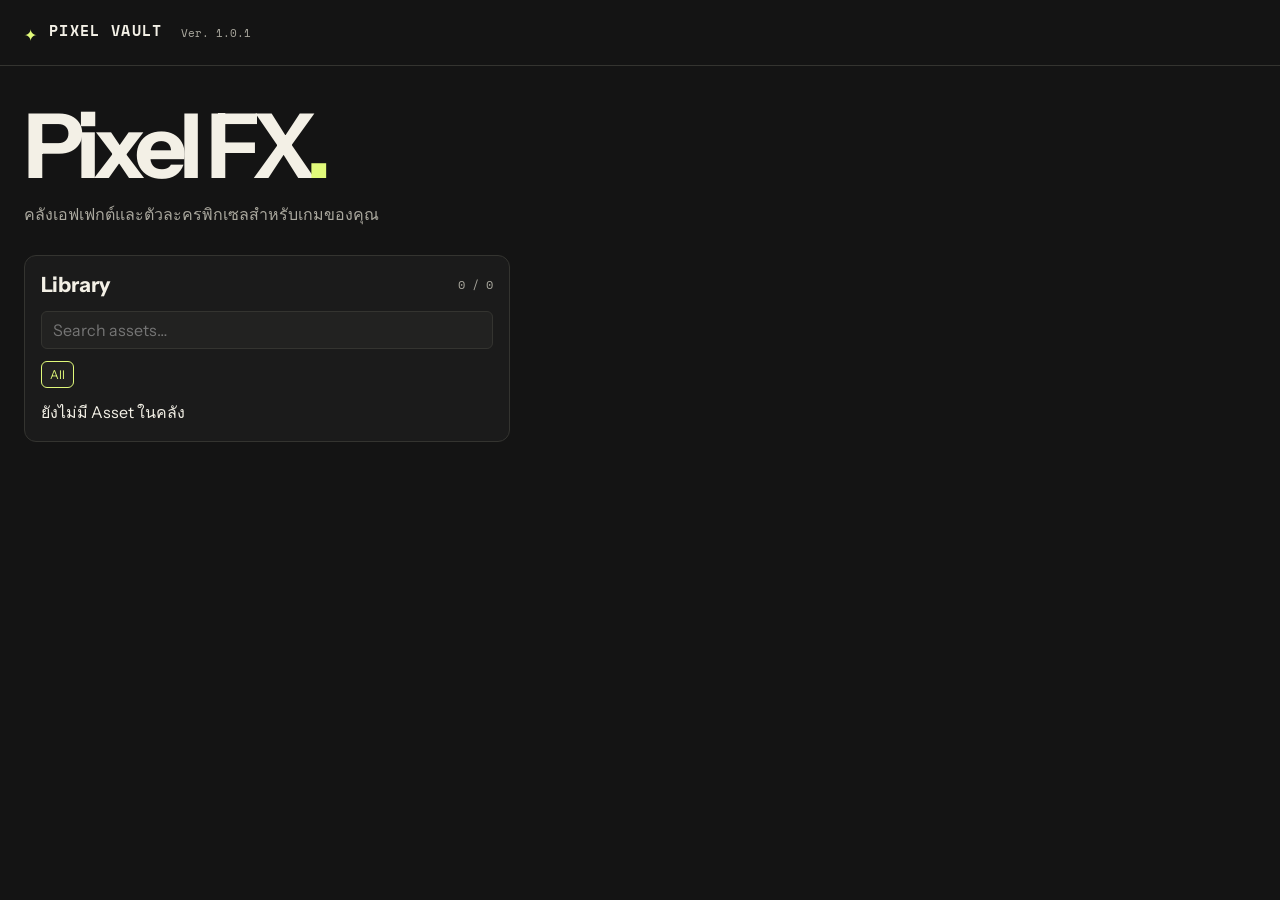
<file: index.html>
<!doctype html>
<html lang="th">
<head>
  <meta charset="utf-8">
  <meta name="viewport" content="width=device-width, initial-scale=1">
  <meta name="theme-color" content="#141414">
  <title>Pixel Vault — Pixel FX Library</title>
  <link rel="stylesheet" href="style.css">
  <script defer src="effects.js"></script>
  <script defer src="character.js"></script>
  <script defer src="app.js"></script>
</head>
<body>
  <header class="top">
    <a class="brand" href="./"><span class="brand-mark" aria-hidden="true">✦</span> PIXEL VAULT <span class="version">Ver. 1.0.1</span></a>
    <div class="actions" data-management>
      <button id="load-library">Import library</button>
      <button id="save-library">Export library</button>
      <button id="restore-samples" disabled>คืนค่าตัวอย่าง</button>
      <button class="accent" id="add">＋ Add sprite sheet</button>
      <input id="library-file" type="file" accept=".json,application/json" hidden>
    </div>
  </header>
  <main>
    <section class="intro">
      <h1>Pixel FX<span>.</span></h1>
      <p>คลังเอฟเฟกต์และตัวละครพิกเซลสำหรับเกมของคุณ</p>
    </section>
    <div class="workspace">
      <section class="library" aria-label="คลัง Asset">
        <div class="library-head"><h2>Library</h2><span id="count"></span></div>
        <input type="search" id="search" placeholder="Search assets…" aria-label="ค้นหา Asset">
        <div id="filters" class="filters" aria-label="หมวดหมู่"></div>
        <div id="gallery" class="gallery"></div>
      </section>
      <section id="studio" class="studio" aria-label="ตัวอย่างและส่งออก">
        <div class="studio-head">
          <div><p class="category" id="category"></p><h2 id="title"></h2></div>
          <span class="spec" id="spec"></span>
        </div>
        <div id="stage" class="stage" data-backdrop="grid">
          <canvas id="preview" aria-label="ภาพตัวอย่าง Asset"></canvas>
          <span id="frame-number"></span>
        </div>
        <div class="timeline">
          <button id="play" aria-label="เล่นหรือหยุดตัวอย่าง">Ⅱ Pause</button>
          <button id="restart" aria-label="เริ่มใหม่">↺</button>
          <input id="frame" type="range" min="0" value="0" aria-label="เฟรม">
        </div>
        <div class="controls">
          <label>Backdrop <select id="backdrop"><option value="grid">Checker</option><option value="dark">Dark</option><option value="light">Light</option></select></label>
          <label>Palette <select id="palette"><option value="original">Original</option><option value="ember">Ember</option><option value="mint">Mint</option><option value="violet">Violet</option><option value="ice">Ice</option></select></label>
          <label>FPS <input id="fps" type="number" min="1" max="60" step="1" required></label>
          <label>PPU <input id="ppu" type="number" min="1" max="1024" step="1" value="64" required></label>
          <label class="check"><input id="mirror" type="checkbox"> Mirror</label>
          <label class="check"><input id="loop" type="checkbox"> Loop</label>
          <button id="seed">↻ New seed</button>
        </div>
        <div id="character-controls" class="controls" hidden>
          <label>Direction <select id="direction"><option value="0">Down</option><option value="1">Left</option><option value="2">Right</option><option value="3">Up</option></select></label>
          <label>Shirt color <input id="shirt-color" type="color"></label>
          <label>Hair color <input id="hair-color" type="color"></label>
          <label>Seed <input id="character-seed" type="number" min="0" max="4294967295" step="1" required></label>
          <button id="random-character-seed">↻ New seed</button>
        </div>
        <div class="export">
          <div><button id="sheet">Sprite sheet</button><button id="download-original" hidden>↓ PNG ต้นฉบับ</button><button id="edit" data-management hidden>แก้ไข Asset</button><button id="remove" class="danger" data-management>ลบ Asset</button></div>
          <button id="save-character" class="accent" data-management hidden>＋ Save to Library</button>
          <button id="export" class="accent">↓ Export Unity ZIP</button>
          <button id="export-group" class="accent" hidden>↓ Export Character ZIP</button>
        </div>
      </section>
    </div>
    <p role="status" id="status"></p>
    <button id="undo-remove" data-management hidden>เลิกทำการลบ</button>
  </main>
  <dialog id="upload">
    <form id="upload-form">
      <div class="library-head"><h2 id="upload-title">Add sprite sheet</h2><button type="button" id="close-upload" aria-label="ปิด">×</button></div>
      <label id="image-field">PNG sprite sheet <input name="image" type="file" accept="image/png,.png" required></label>
      <label>ชื่อ <input name="name" maxlength="80" required></label>
      <label>หมวดหมู่ <input name="category" maxlength="30" value="Custom" required></label>
      <div class="fields" id="grid-fields">
        <label>Frame width <input name="width" type="number" value="64" min="1" max="512" required></label>
        <label>Frame height <input name="height" type="number" value="64" min="1" max="512" required></label>
        <label>Frames <input name="frames" type="number" value="16" min="1" max="120" required></label>
        <label>FPS <input name="fps" type="number" value="12" min="1" max="60" required></label>
        <label>Pivot <select name="pivot"><option value="center">กึ่งกลาง</option><option value="feet">กึ่งกลางด้านล่าง</option></select></label>
        <label class="check"><input name="loop" type="checkbox" checked> Loop</label>
        <label id="start-field" hidden>เฟรมเริ่มต้น <input name="start" type="number" value="1" min="1" max="67108864" required></label>
      </div>
      <label id="group-field">กลุ่มตัวละคร <input name="group" list="character-groups" maxlength="80" placeholder="เว้นว่างได้เมื่อเป็นคลิปเดี่ยว"></label>
      <datalist id="character-groups"></datalist>
      <label id="split-field"><input name="split" type="checkbox"> แบ่งคลิปตามแถว</label>
      <div id="row-settings" hidden></div>
      <div id="import-preview" hidden>
        <p id="grid-summary"></p>
        <div class="sheet-scroll"><canvas id="import-grid" aria-label="กริดเฟรมของ Sprite Sheet"></canvas></div>
        <div class="actions"><label>พรีวิวคลิป <select id="preview-clip"></select></label><canvas id="import-animation" aria-label="พรีวิวแอนิเมชัน"></canvas></div>
      </div>
      <p id="grid-help">ใช้กริดเฟรมขนาดเท่ากัน เรียงจากซ้ายไปขวาและบนลงล่าง</p>
      <p role="alert" id="upload-error"></p>
      <button class="accent" type="submit">บันทึกเข้าคลัง</button>
    </form>
  </dialog>
  <dialog id="sheet-dialog">
    <div class="library-head"><h2 id="sheet-title">Sprite sheet</h2><button id="close-sheet" aria-label="ปิด">×</button></div>
    <p id="sheet-details" hidden>128 × 128 px · 16 frames · 8 FPS · Loop<br>แถวจากบนลงล่าง: Down, Left, Right, Up</p>
    <div class="sheet-scroll"><canvas id="sheet-preview"></canvas></div>
    <div id="character-exports" class="actions" hidden>
      <button class="accent" id="export-png">↓ Export PNG</button>
      <button id="export-json">↓ Export JSON</button>
      <p role="alert" id="character-export-error"></p>
    </div>
  </dialog>
</body>
</html>
</file>
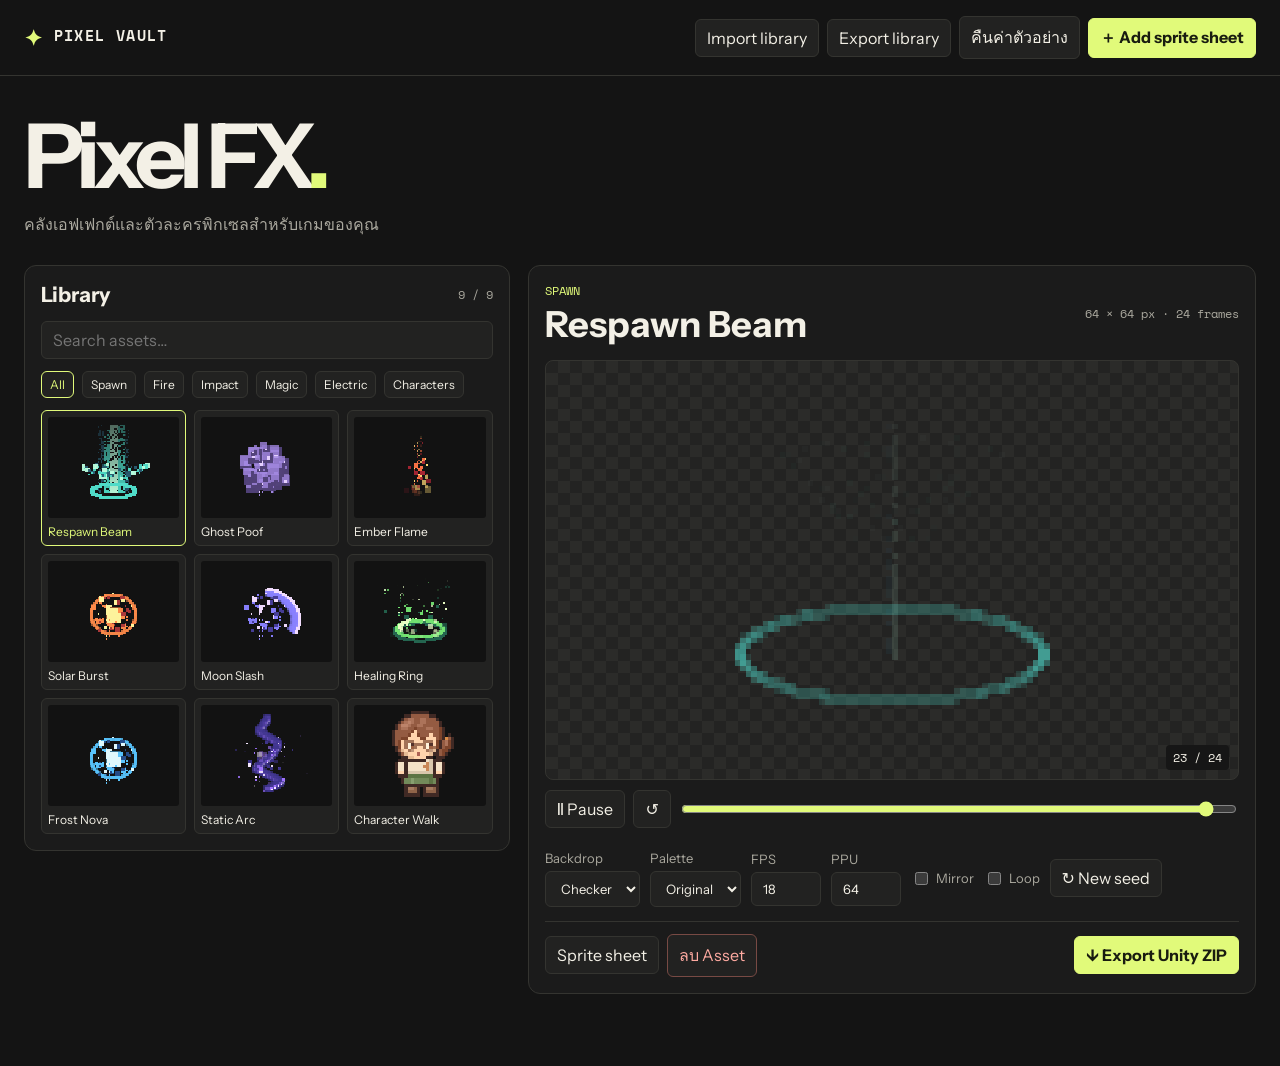
<file: pixel-vault/index.html>
<!doctype html>
<html lang="th">
<head>
  <meta charset="utf-8">
  <meta name="viewport" content="width=device-width, initial-scale=1">
  <meta name="theme-color" content="#141414">
  <title>Pixel Vault — Pixel FX Library</title>
  <link rel="stylesheet" href="style.css">
  <script defer src="effects.js"></script>
  <script defer src="character.js"></script>
  <script defer src="app.js"></script>
</head>
<body>
  <header class="top">
    <a class="brand" href="./"><span aria-hidden="true">✦</span> PIXEL VAULT</a>
    <div class="actions" data-management>
      <button id="load-library">Import library</button>
      <button id="save-library">Export library</button>
      <button id="restore-samples" disabled>คืนค่าตัวอย่าง</button>
      <button class="accent" id="add">＋ Add sprite sheet</button>
      <input id="library-file" type="file" accept=".json,application/json" hidden>
    </div>
  </header>
  <main>
    <section class="intro">
      <h1>Pixel FX<span>.</span></h1>
      <p>คลังเอฟเฟกต์และตัวละครพิกเซลสำหรับเกมของคุณ</p>
    </section>
    <div class="workspace">
      <section class="library" aria-label="คลัง Asset">
        <div class="library-head"><h2>Library</h2><span id="count"></span></div>
        <input type="search" id="search" placeholder="Search assets…" aria-label="ค้นหา Asset">
        <div id="filters" class="filters" aria-label="หมวดหมู่"></div>
        <div id="gallery" class="gallery"></div>
      </section>
      <section id="studio" class="studio" aria-label="ตัวอย่างและส่งออก">
        <div class="studio-head">
          <div><p class="category" id="category"></p><h2 id="title"></h2></div>
          <span class="spec" id="spec"></span>
        </div>
        <div id="stage" class="stage" data-backdrop="grid">
          <canvas id="preview" aria-label="ภาพตัวอย่าง Asset"></canvas>
          <span id="frame-number"></span>
        </div>
        <div class="timeline">
          <button id="play" aria-label="เล่นหรือหยุดตัวอย่าง">Ⅱ Pause</button>
          <button id="restart" aria-label="เริ่มใหม่">↺</button>
          <input id="frame" type="range" min="0" value="0" aria-label="เฟรม">
        </div>
        <div class="controls">
          <label>Backdrop <select id="backdrop"><option value="grid">Checker</option><option value="dark">Dark</option><option value="light">Light</option></select></label>
          <label>Palette <select id="palette"><option value="original">Original</option><option value="ember">Ember</option><option value="mint">Mint</option><option value="violet">Violet</option><option value="ice">Ice</option></select></label>
          <label>FPS <input id="fps" type="number" min="1" max="60" step="1" required></label>
          <label>PPU <input id="ppu" type="number" min="1" max="1024" step="1" value="64" required></label>
          <label class="check"><input id="mirror" type="checkbox"> Mirror</label>
          <label class="check"><input id="loop" type="checkbox"> Loop</label>
          <button id="seed">↻ New seed</button>
        </div>
        <div id="character-controls" class="controls" hidden>
          <label>Direction <select id="direction"><option value="0">Down</option><option value="1">Left</option><option value="2">Right</option><option value="3">Up</option></select></label>
          <label>Shirt color <input id="shirt-color" type="color"></label>
          <label>Hair color <input id="hair-color" type="color"></label>
          <label>Seed <input id="character-seed" type="number" min="0" max="4294967295" step="1" required></label>
          <button id="random-character-seed">↻ New seed</button>
        </div>
        <div class="export">
          <div><button id="sheet">Sprite sheet</button><button id="download-original" hidden>↓ PNG ต้นฉบับ</button><button id="edit" data-management hidden>แก้ไข Asset</button><button id="remove" class="danger" data-management>ลบ Asset</button></div>
          <button id="save-character" class="accent" data-management hidden>＋ Save to Library</button>
          <button id="export" class="accent">↓ Export Unity ZIP</button>
          <button id="export-group" class="accent" hidden>↓ Export Character ZIP</button>
        </div>
      </section>
    </div>
    <p role="status" id="status"></p>
    <button id="undo-remove" data-management hidden>เลิกทำการลบ</button>
  </main>
  <dialog id="upload">
    <form id="upload-form">
      <div class="library-head"><h2 id="upload-title">Add sprite sheet</h2><button type="button" id="close-upload" aria-label="ปิด">×</button></div>
      <label id="image-field">PNG sprite sheet <input name="image" type="file" accept="image/png,.png" required></label>
      <label>ชื่อ <input name="name" maxlength="80" required></label>
      <label>หมวดหมู่ <input name="category" maxlength="30" value="Custom" required></label>
      <div class="fields" id="grid-fields">
        <label>Frame width <input name="width" type="number" value="64" min="1" max="512" required></label>
        <label>Frame height <input name="height" type="number" value="64" min="1" max="512" required></label>
        <label>Frames <input name="frames" type="number" value="16" min="1" max="120" required></label>
        <label>FPS <input name="fps" type="number" value="12" min="1" max="60" required></label>
        <label>Pivot <select name="pivot"><option value="center">กึ่งกลาง</option><option value="feet">กึ่งกลางด้านล่าง</option></select></label>
        <label class="check"><input name="loop" type="checkbox" checked> Loop</label>
        <label id="start-field" hidden>เฟรมเริ่มต้น <input name="start" type="number" value="1" min="1" max="67108864" required></label>
      </div>
      <label id="group-field">กลุ่มตัวละคร <input name="group" list="character-groups" maxlength="80" placeholder="เว้นว่างได้เมื่อเป็นคลิปเดี่ยว"></label>
      <datalist id="character-groups"></datalist>
      <label id="split-field"><input name="split" type="checkbox"> แบ่งคลิปตามแถว</label>
      <div id="row-settings" hidden></div>
      <div id="import-preview" hidden>
        <p id="grid-summary"></p>
        <div class="sheet-scroll"><canvas id="import-grid" aria-label="กริดเฟรมของ Sprite Sheet"></canvas></div>
        <div class="actions"><label>พรีวิวคลิป <select id="preview-clip"></select></label><canvas id="import-animation" aria-label="พรีวิวแอนิเมชัน"></canvas></div>
      </div>
      <p id="grid-help">ใช้กริดเฟรมขนาดเท่ากัน เรียงจากซ้ายไปขวาและบนลงล่าง</p>
      <p role="alert" id="upload-error"></p>
      <button class="accent" type="submit">บันทึกเข้าคลัง</button>
    </form>
  </dialog>
  <dialog id="sheet-dialog">
    <div class="library-head"><h2 id="sheet-title">Sprite sheet</h2><button id="close-sheet" aria-label="ปิด">×</button></div>
    <p id="sheet-details" hidden>128 × 128 px · 16 frames · 8 FPS · Loop<br>แถวจากบนลงล่าง: Down, Left, Right, Up</p>
    <div class="sheet-scroll"><canvas id="sheet-preview"></canvas></div>
    <div id="character-exports" class="actions" hidden>
      <button class="accent" id="export-png">↓ Export PNG</button>
      <button id="export-json">↓ Export JSON</button>
      <p role="alert" id="character-export-error"></p>
    </div>
  </dialog>
</body>
</html>
</file>
<file: style.css>
@import url('https://fonts.googleapis.com/css2?family=Space+Mono:wght@400;700&family=Instrument+Sans:wght@400;500;600;700&display=swap');

:root {
  color-scheme: dark;
  --bg: #141414;
  --panel: #1b1b1b;
  --line: #343430;
  --text: #f3f0e6;
  --muted: #aaa89e;
  --accent: #e1fa7a;
  font-family: 'Instrument Sans', system-ui, sans-serif;
  background: var(--bg);
  color: var(--text);
}
* { box-sizing: border-box; }
[hidden] { display: none !important; }
html:not([data-library-mode="local"]) [data-management] { display: none !important; }
body { margin: 0; }
button, input, select { font: inherit; }
button, input:not([type=range], [type=checkbox]), select {
  color: var(--text);
  background: #222221;
  border: 1px solid var(--line);
  border-radius: 6px;
  padding: 8px 11px;
}
button { cursor: pointer; }
button:hover { border-color: var(--muted); }
button:disabled { opacity: .45; cursor: default; }
button.danger { color: #ffaaa1; border-color: #784a44; }
button.danger:hover { border-color: #ffaaa1; }
button.accent { background: var(--accent); color: #191c10; border-color: var(--accent); font-weight: 700; }
:focus-visible { outline: 2px solid var(--accent); outline-offset: 3px; }
input { min-width: 0; }
input[type=range], input[type=checkbox] { accent-color: var(--accent); }
.top { border-bottom: 1px solid var(--line); padding: 16px max(24px, calc((100vw - 1360px) / 2)); display: flex; align-items: center; justify-content: space-between; gap: 16px; flex-wrap: wrap; }
.brand { color: var(--text); font: 700 15px 'Space Mono', monospace; letter-spacing: .09em; text-decoration: none; }
.brand-mark { color: var(--accent); font-size: 22px; vertical-align: middle; }
.version { display: inline-block; margin-left: 8px; color: var(--muted); font-size: 11px; font-weight: 400; letter-spacing: 0; vertical-align: middle; }
.actions, .filters, .timeline, .controls, .export, .export > div { display: flex; align-items: center; gap: 8px; flex-wrap: wrap; }
main { max-width: 1408px; margin: auto; padding: 36px 24px 24px; }
h1, h2, p { margin: 0; }
.intro { margin-bottom: 28px; }
h1 { font-size: clamp(52px, 7vw, 96px); line-height: .98; letter-spacing: -.075em; }
h1 span, .category { color: var(--accent); }
.intro p { color: var(--muted); margin-top: 12px; }
.workspace { display: grid; grid-template-columns: minmax(290px, 2fr) minmax(0, 3fr); gap: 18px; align-items: start; }
.library, .studio, dialog { background: var(--panel); border: 1px solid var(--line); border-radius: 12px; }
.library, .studio { padding: 16px; min-width: 0; }
.library-head, .studio-head { display: flex; justify-content: space-between; align-items: center; gap: 8px; margin-bottom: 14px; }
.library-head h2 { font-size: 21px; }
#count, .spec, .category, #frame-number { font: 12px 'Space Mono', monospace; }
#count, .spec { color: var(--muted); }
.spec { text-align: right; }
.category { text-transform: uppercase; margin-bottom: 3px; overflow-wrap: anywhere; }
.studio-head h2 { font-size: clamp(22px, 4vw, 36px); overflow-wrap: anywhere; }
.studio-head > div { min-width: 0; }
#search { width: 100%; }
.filters { margin: 12px 0; }
.filters button { font-size: 12px; padding: 5px 8px; overflow-wrap: anywhere; }
[aria-pressed=true] { border-color: var(--accent); color: var(--accent); }
.gallery { display: grid; grid-template-columns: repeat(3, minmax(0, 1fr)); gap: 8px; }
.card { min-width: 0; padding: 6px !important; display: grid; gap: 6px; text-align: left; }
.card span { font-size: 12px; overflow: hidden; text-overflow: ellipsis; white-space: nowrap; }
.card small { color: var(--muted); overflow: hidden; text-overflow: ellipsis; white-space: nowrap; }
.card canvas { width: 100%; aspect-ratio: 1.3; object-fit: contain; background: #121212; border-radius: 3px; }
canvas { image-rendering: pixelated; }
.stage, .sheet-scroll {
  background-color: #232322;
  background-image: conic-gradient(#2b2b29 25%, transparent 0 50%, #2b2b29 0 75%, transparent 0);
  background-size: 24px 24px;
}
.stage { position: relative; height: clamp(220px, 36vw, 420px); overflow: hidden; border: 1px solid var(--line); border-radius: 8px; }
.stage[data-backdrop=dark] { background: #101010; }
.stage[data-backdrop=light] { background: #dbd8cc; }
#preview { position: absolute; inset: 7% 6%; width: 88%; height: 86%; object-fit: contain; }
#frame-number { position: absolute; bottom: 9px; right: 9px; padding: 4px 7px; background: #161616; border-radius: 4px; }
.timeline { margin-top: 10px; flex-wrap: nowrap; }
#frame { flex: 1; }
.controls { padding: 14px 0; margin: 8px 0 12px; border-bottom: 1px solid var(--line); gap: 10px; }
label { display: grid; gap: 5px; color: var(--muted); font-size: 13px; }
.controls input[type=number] { width: 70px; }
.controls .check { display: flex; align-items: center; }
.export { justify-content: space-between; }
#status { margin: 12px 0; min-height: 1.5em; color: var(--muted); }
dialog { width: min(540px, calc(100% - 24px)); padding: 18px; color: var(--text); }
dialog::backdrop { background: #000a; }
form { display: grid; gap: 11px; }
.fields { display: grid; grid-template-columns: repeat(2, 1fr); gap: 8px; }
.fields input { width: 100%; }
#upload-error { color: #ff9d93; }
.sheet-scroll { overflow: auto; max-height: 65vh; }
#upload { width: min(700px, calc(100% - 24px)); }
#import-grid { display: block; max-width: 100%; height: auto; margin: auto; }
#import-animation { width: 96px; height: 96px; object-fit: contain; }
#row-settings { display: grid; gap: 8px; }
.clip-row { display: grid; grid-template-columns: minmax(100px, 2fr) repeat(3, minmax(65px, 1fr)); gap: 6px; }
.clip-row input, .clip-row select { width: 100%; min-width: 0; }
@media (max-width: 420px) { .clip-row { grid-template-columns: 1fr 1fr; } }
#sheet-preview { display: block; }
#character-controls { margin-top: 0; }
#character-controls input[type=number] { width: 132px; }
#character-controls input[type=color] { width: 54px; height: 38px; padding: 3px; }
#sheet-details { color: var(--muted); margin-bottom: 12px; font-size: 14px; }
#sheet-dialog[data-character] #sheet-preview { width: min(100%, 384px); height: auto; margin: auto; }
#character-exports { margin-top: 12px; }
#character-export-error { color: #ff9d93; }
@media (max-width: 820px) {
  .workspace { grid-template-columns: 1fr; }
  .gallery { grid-template-columns: repeat(auto-fit, minmax(84px, 1fr)); }
  main { padding: 26px 14px; }
  .top { padding: 12px 14px; }
}
</file>
<file: pixel-vault/style.css>
@import url('https://fonts.googleapis.com/css2?family=Space+Mono:wght@400;700&family=Instrument+Sans:wght@400;500;600;700&display=swap');

:root {
  color-scheme: dark;
  --bg: #141414;
  --panel: #1b1b1b;
  --line: #343430;
  --text: #f3f0e6;
  --muted: #aaa89e;
  --accent: #e1fa7a;
  font-family: 'Instrument Sans', system-ui, sans-serif;
  background: var(--bg);
  color: var(--text);
}
* { box-sizing: border-box; }
[hidden] { display: none !important; }
[data-library-mode="public"] [data-management] { display: none !important; }
body { margin: 0; }
button, input, select { font: inherit; }
button, input:not([type=range], [type=checkbox]), select {
  color: var(--text);
  background: #222221;
  border: 1px solid var(--line);
  border-radius: 6px;
  padding: 8px 11px;
}
button { cursor: pointer; }
button:hover { border-color: var(--muted); }
button:disabled { opacity: .45; cursor: default; }
button.danger { color: #ffaaa1; border-color: #784a44; }
button.danger:hover { border-color: #ffaaa1; }
button.accent { background: var(--accent); color: #191c10; border-color: var(--accent); font-weight: 700; }
:focus-visible { outline: 2px solid var(--accent); outline-offset: 3px; }
input { min-width: 0; }
input[type=range], input[type=checkbox] { accent-color: var(--accent); }
.top { border-bottom: 1px solid var(--line); padding: 16px max(24px, calc((100vw - 1360px) / 2)); display: flex; align-items: center; justify-content: space-between; gap: 16px; flex-wrap: wrap; }
.brand { color: var(--text); font: 700 15px 'Space Mono', monospace; letter-spacing: .09em; text-decoration: none; }
.brand span { color: var(--accent); font-size: 22px; vertical-align: middle; }
.actions, .filters, .timeline, .controls, .export, .export > div { display: flex; align-items: center; gap: 8px; flex-wrap: wrap; }
main { max-width: 1408px; margin: auto; padding: 36px 24px 24px; }
h1, h2, p { margin: 0; }
.intro { margin-bottom: 28px; }
h1 { font-size: clamp(52px, 7vw, 96px); line-height: .98; letter-spacing: -.075em; }
h1 span, .category { color: var(--accent); }
.intro p { color: var(--muted); margin-top: 12px; }
.workspace { display: grid; grid-template-columns: minmax(290px, 2fr) minmax(0, 3fr); gap: 18px; align-items: start; }
.library, .studio, dialog { background: var(--panel); border: 1px solid var(--line); border-radius: 12px; }
.library, .studio { padding: 16px; min-width: 0; }
.library-head, .studio-head { display: flex; justify-content: space-between; align-items: center; gap: 8px; margin-bottom: 14px; }
.library-head h2 { font-size: 21px; }
#count, .spec, .category, #frame-number { font: 12px 'Space Mono', monospace; }
#count, .spec { color: var(--muted); }
.spec { text-align: right; }
.category { text-transform: uppercase; margin-bottom: 3px; overflow-wrap: anywhere; }
.studio-head h2 { font-size: clamp(22px, 4vw, 36px); overflow-wrap: anywhere; }
.studio-head > div { min-width: 0; }
#search { width: 100%; }
.filters { margin: 12px 0; }
.filters button { font-size: 12px; padding: 5px 8px; overflow-wrap: anywhere; }
[aria-pressed=true] { border-color: var(--accent); color: var(--accent); }
.gallery { display: grid; grid-template-columns: repeat(3, minmax(0, 1fr)); gap: 8px; }
.card { min-width: 0; padding: 6px !important; display: grid; gap: 6px; text-align: left; }
.card span { font-size: 12px; overflow: hidden; text-overflow: ellipsis; white-space: nowrap; }
.card small { color: var(--muted); overflow: hidden; text-overflow: ellipsis; white-space: nowrap; }
.card canvas { width: 100%; aspect-ratio: 1.3; object-fit: contain; background: #121212; border-radius: 3px; }
canvas { image-rendering: pixelated; }
.stage, .sheet-scroll {
  background-color: #232322;
  background-image: conic-gradient(#2b2b29 25%, transparent 0 50%, #2b2b29 0 75%, transparent 0);
  background-size: 24px 24px;
}
.stage { position: relative; height: clamp(220px, 36vw, 420px); overflow: hidden; border: 1px solid var(--line); border-radius: 8px; }
.stage[data-backdrop=dark] { background: #101010; }
.stage[data-backdrop=light] { background: #dbd8cc; }
#preview { position: absolute; inset: 7% 6%; width: 88%; height: 86%; object-fit: contain; }
#frame-number { position: absolute; bottom: 9px; right: 9px; padding: 4px 7px; background: #161616; border-radius: 4px; }
.timeline { margin-top: 10px; flex-wrap: nowrap; }
#frame { flex: 1; }
.controls { padding: 14px 0; margin: 8px 0 12px; border-bottom: 1px solid var(--line); gap: 10px; }
label { display: grid; gap: 5px; color: var(--muted); font-size: 13px; }
.controls input[type=number] { width: 70px; }
.controls .check { display: flex; align-items: center; }
.export { justify-content: space-between; }
#status { margin: 12px 0; min-height: 1.5em; color: var(--muted); }
dialog { width: min(540px, calc(100% - 24px)); padding: 18px; color: var(--text); }
dialog::backdrop { background: #000a; }
form { display: grid; gap: 11px; }
.fields { display: grid; grid-template-columns: repeat(2, 1fr); gap: 8px; }
.fields input { width: 100%; }
#upload-error { color: #ff9d93; }
.sheet-scroll { overflow: auto; max-height: 65vh; }
#upload { width: min(700px, calc(100% - 24px)); }
#import-grid { display: block; max-width: 100%; height: auto; margin: auto; }
#import-animation { width: 96px; height: 96px; object-fit: contain; }
#row-settings { display: grid; gap: 8px; }
.clip-row { display: grid; grid-template-columns: minmax(100px, 2fr) repeat(3, minmax(65px, 1fr)); gap: 6px; }
.clip-row input, .clip-row select { width: 100%; min-width: 0; }
@media (max-width: 420px) { .clip-row { grid-template-columns: 1fr 1fr; } }
#sheet-preview { display: block; }
#character-controls { margin-top: 0; }
#character-controls input[type=number] { width: 132px; }
#character-controls input[type=color] { width: 54px; height: 38px; padding: 3px; }
#sheet-details { color: var(--muted); margin-bottom: 12px; font-size: 14px; }
#sheet-dialog[data-character] #sheet-preview { width: min(100%, 384px); height: auto; margin: auto; }
#character-exports { margin-top: 12px; }
#character-export-error { color: #ff9d93; }
@media (max-width: 820px) {
  .workspace { grid-template-columns: 1fr; }
  .gallery { grid-template-columns: repeat(auto-fit, minmax(84px, 1fr)); }
  main { padding: 26px 14px; }
  .top { padding: 12px 14px; }
}
</file>
